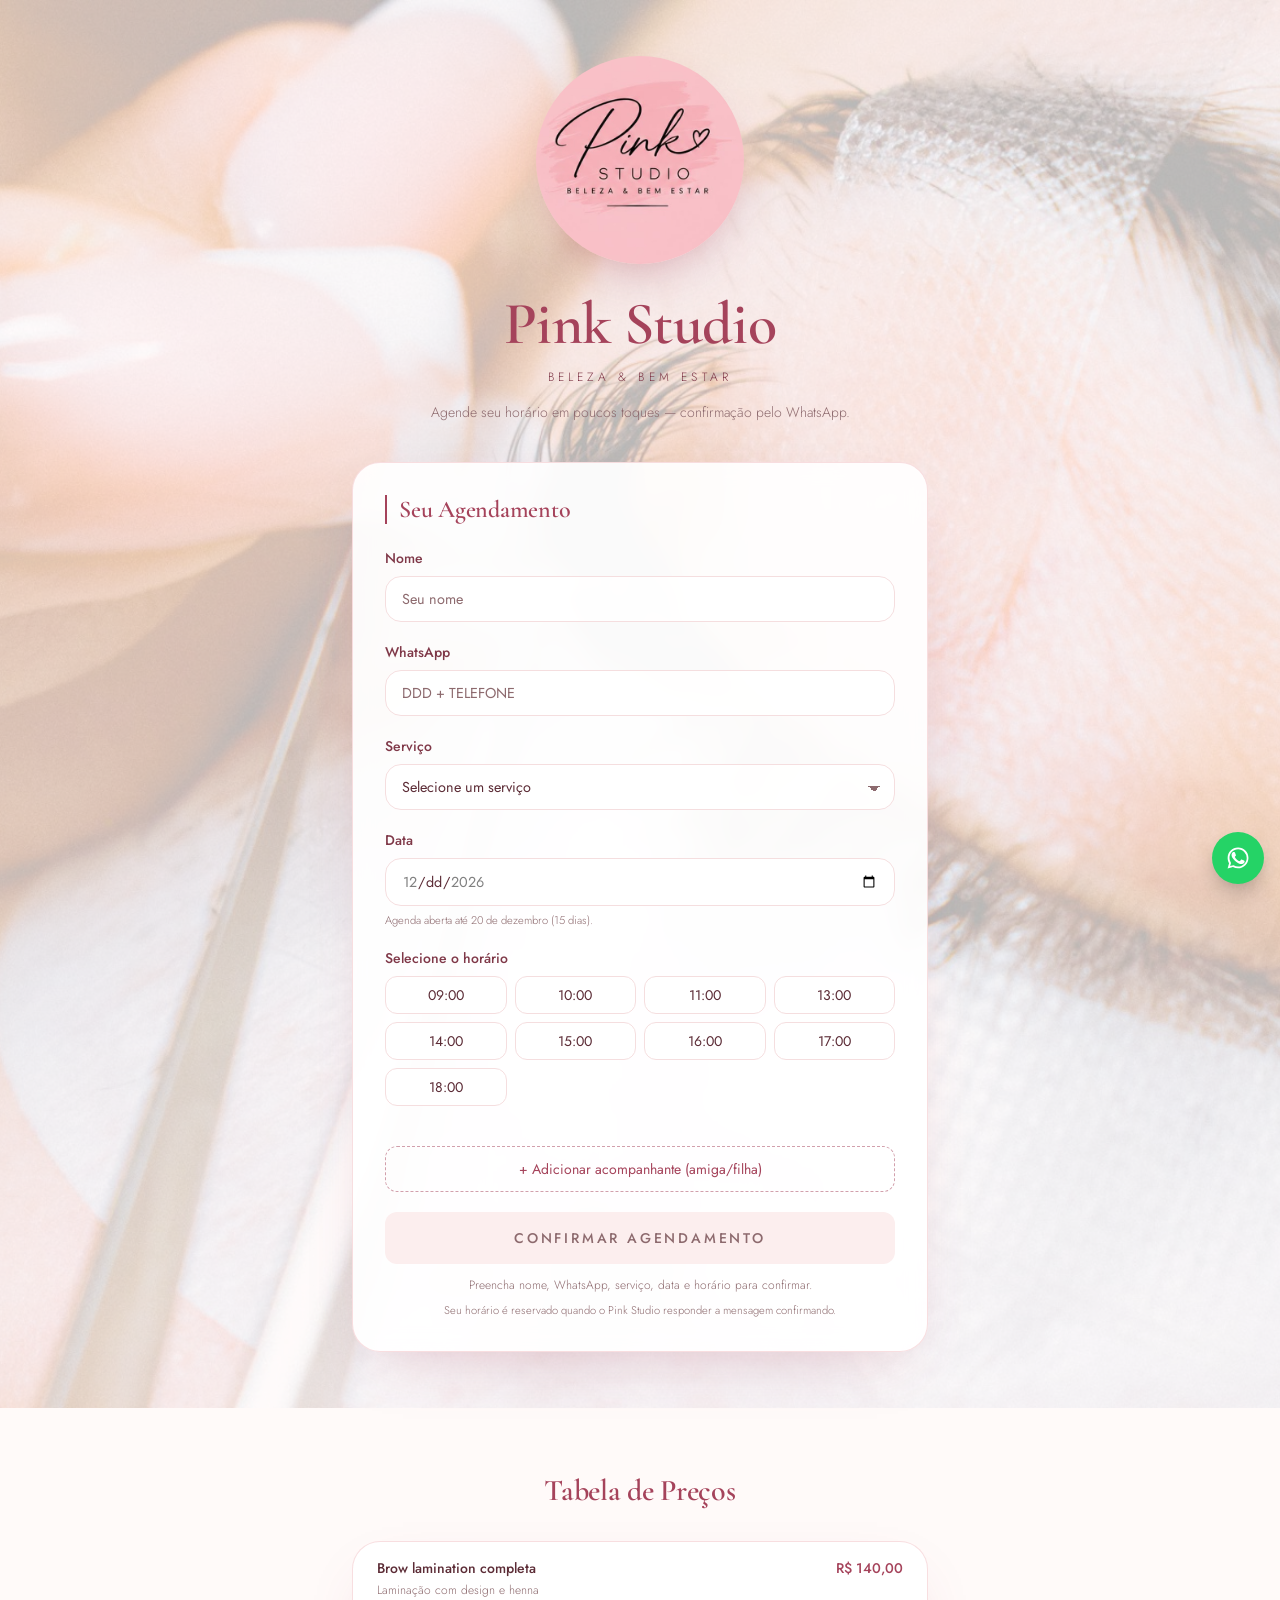
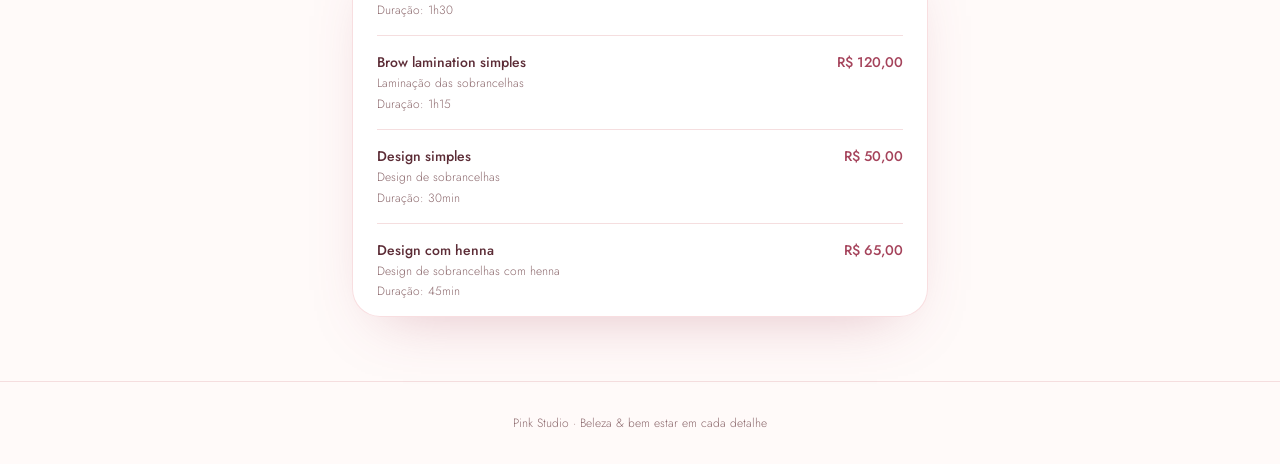
<file: index.html>
<!doctype html>
<html lang="pt-BR">
  <head>
    <meta charset="utf-8" />
    <meta name="viewport" content="width=device-width, initial-scale=1" />
    <title>Pink Studio — Agendamento Online</title>
    <meta
      name="description"
      content="Agende seu horário no Pink Studio: brow lamination, design de sobrancelhas e design com henna. Beleza & bem estar em cada detalhe."
    />
    <meta name="theme-color" content="#fff7f6" />
    <meta property="og:type" content="website" />
    <meta property="og:title" content="Pink Studio — Agendamento Online" />
    <meta
      property="og:description"
      content="Agende seu horário no Pink Studio em poucos toques — confirmação pelo WhatsApp."
    />
    <meta property="og:image" content="assets/hero-brows.jpg" />
    <meta name="twitter:card" content="summary_large_image" />
    <link rel="icon" type="image/png" href="assets/favicon.png" />
    <link rel="preconnect" href="https://fonts.googleapis.com" />
    <link rel="preconnect" href="https://fonts.gstatic.com" crossorigin />
    <link
      rel="stylesheet"
      href="https://fonts.googleapis.com/css2?family=Cormorant+Garamond:wght@500;600;700&family=Jost:wght@300;400;500;600&display=swap"
    />
    <link rel="stylesheet" href="styles.css" />
  </head>
  <body>
    <main>
      <!-- Hero + formulário -->
      <section class="hero">
        <img class="hero-bg" src="assets/hero-brows.jpg" alt="" width="1920" height="1280" />
        <div class="hero-veil"></div>

        <div class="hero-head">
          <img
            id="logo"
            class="logo"
            src="assets/logo.jpg"
            alt="Logotipo Pink Studio"
            width="220"
            height="220"
            onerror="this.replaceWith(document.getElementById('logo-fallback').content.cloneNode(true))"
          />
          <template id="logo-fallback">
            <div class="logo logo-mark" aria-label="Pink Studio"><span>PS</span></div>
          </template>
          <h1>Pink Studio</h1>
          <p class="tagline">Beleza &amp; bem estar</p>
          <p class="lede">Agende seu horário em poucos toques — confirmação pelo WhatsApp.</p>
        </div>

        <form class="card form-card" id="booking-form" novalidate>
          <h2 class="card-title">Seu Agendamento</h2>

          <div class="fields">
            <label class="field">
              <span class="field-label">Nome</span>
              <input id="name" class="input" type="text" placeholder="Seu nome" autocomplete="name" />
            </label>

            <label class="field">
              <span class="field-label">WhatsApp</span>
              <input
                id="phone"
                class="input"
                type="tel"
                inputmode="tel"
                placeholder="DDD + TELEFONE"
                autocomplete="tel"
              />
            </label>

            <label class="field">
              <span class="field-label">Serviço</span>
              <select id="service" class="input"></select>
            </label>

            <label class="field">
              <span class="field-label">Data</span>
              <input id="date" class="input" type="date" />
              <span class="ajuda" id="janela-datas"></span>
            </label>

            <div class="field">
              <span class="field-label">Selecione o horário</span>
              <div class="times" id="times" role="group" aria-label="Horários disponíveis"></div>
            </div>

            <div id="guests"></div>

            <button type="button" class="btn-dashed" id="add-guest">
              + Adicionar acompanhante (amiga/filha)
            </button>

            <a id="submit" class="btn-primary btn-block" href="#" target="_blank" rel="noreferrer" aria-disabled="true">
              Confirmar agendamento
            </a>
            <p class="hint" id="hint">Preencha nome, WhatsApp, serviço, data e horário para confirmar.</p>
            <p class="nota">
              Seu horário é reservado quando o Pink Studio responder a mensagem confirmando.
            </p>
          </div>
        </form>
      </section>

      <!-- Tabela de preços -->
      <section class="section">
        <div class="wrap">
          <h2 class="section-title">Tabela de Preços</h2>
          <ul class="card price-list" id="price-list"></ul>
        </div>
      </section>

      <footer class="footer">
        Pink Studio · Beleza & bem estar em cada detalhe
      </footer>
    </main>

    <a class="wa-float" id="wa-float" href="#" target="_blank" rel="noreferrer" aria-label="Falar no WhatsApp">
      <svg viewBox="0 0 24 24" width="26" height="26" aria-hidden="true" fill="currentColor">
        <path d="M17.47 14.38c-.3-.15-1.75-.86-2.02-.96-.27-.1-.47-.15-.67.15-.2.3-.77.96-.94 1.16-.17.2-.35.22-.64.08-.3-.15-1.25-.46-2.38-1.47-.88-.78-1.48-1.75-1.65-2.05-.17-.3-.02-.46.13-.6.13-.13.3-.35.45-.52.15-.17.2-.3.3-.5.1-.2.05-.37-.02-.52-.08-.15-.67-1.6-.92-2.2-.24-.58-.49-.5-.67-.51h-.57c-.2 0-.52.07-.79.37-.27.3-1.04 1.01-1.04 2.470 0 1.45 1.06 2.86 1.21 3.06.15.2 2.1 3.2 5.08 4.49.71.3 1.26.49 1.69.63.71.22 1.36.19 1.87.12.57-.09 1.75-.72 2-1.41.25-.69.25-1.28.17-1.41-.07-.13-.27-.2-.57-.35z"/>
        <path d="M12.04 2.4c-5.3 0-9.6 4.3-9.6 9.6 0 1.7.45 3.35 1.3 4.8L2.4 21.6l4.95-1.3a9.56 9.56 0 0 0 4.69 1.2h.01c5.3 0 9.6-4.3 9.6-9.6s-4.3-9.5-9.61-9.5zm0 17.5h-.01a7.94 7.94 0 0 1-4.05-1.11l-.29-.17-2.94.77.78-2.87-.19-.3a7.93 7.93 0 0 1-1.22-4.23c0-4.39 3.57-7.96 7.97-7.96 2.13 0 4.13.83 5.63 2.34a7.9 7.9 0 0 1 2.33 5.63c0 4.4-3.57 7.9-8.01 7.9z"/>
      </svg>
    </a>

    <script src="config.js"></script>
    <script src="db.js"></script>
    <script src="app.js"></script>
  </body>
</html>
</file>
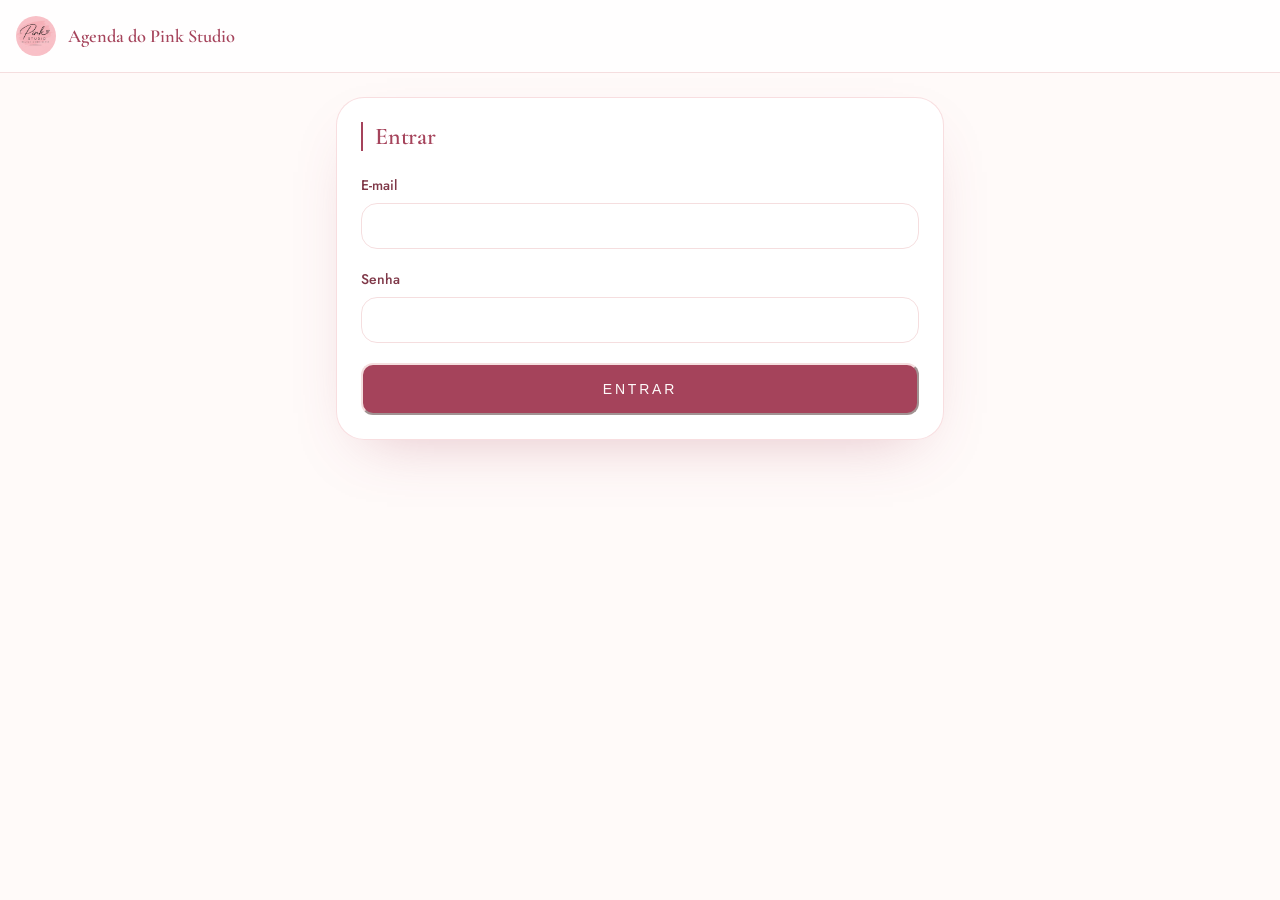
<file: admin.html>
<!doctype html>
<html lang="pt-BR">
  <head>
    <meta charset="utf-8" />
    <meta name="viewport" content="width=device-width, initial-scale=1" />
    <title>Agenda — Pink Studio</title>
    <meta name="robots" content="noindex, nofollow" />
    <link rel="icon" type="image/png" href="assets/favicon.png" />

    <!-- Instalável como app: Android (Chrome) e iPhone (Safari) -->
    <link rel="manifest" href="manifest-admin.json" />
    <meta name="theme-color" content="#fdf4f2" />
    <link rel="apple-touch-icon" href="assets/apple-touch-icon.png" />
    <meta name="apple-mobile-web-app-capable" content="yes" />
    <meta name="mobile-web-app-capable" content="yes" />
    <meta name="apple-mobile-web-app-status-bar-style" content="default" />
    <meta name="apple-mobile-web-app-title" content="Agenda" />
    <link rel="preconnect" href="https://fonts.googleapis.com" />
    <link rel="preconnect" href="https://fonts.gstatic.com" crossorigin />
    <link
      rel="stylesheet"
      href="https://fonts.googleapis.com/css2?family=Cormorant+Garamond:wght@500;600;700&family=Jost:wght@300;400;500;600&display=swap"
    />
    <link rel="stylesheet" href="styles.css" />
    <link rel="stylesheet" href="admin.css" />
  </head>
  <body class="admin-body">
    <header class="admin-top">
      <button type="button" id="menu-abrir" class="hamburguer" aria-label="Abrir menu" hidden>
        <span></span><span></span><span></span>
      </button>

      <div class="admin-brand">
        <img src="assets/logo.jpg" alt="" width="40" height="40" />
        <div>
          <strong id="titulo-pagina">Agenda do Pink Studio</strong>
          <span id="quem"></span>
        </div>
      </div>

      <button type="button" class="sino" id="sino" hidden title="Pedidos esperando resposta">
        <span id="sino-conta">0</span>
      </button>
    </header>

    <!-- Menu lateral -->
    <div class="menu-fundo" id="menu-fundo" hidden></div>
    <nav class="menu" id="menu" aria-label="Páginas" hidden>
      <div class="menu-cabeca">
        <img src="assets/logo.jpg" alt="" width="52" height="52" />
        <div>
          <strong>Pink Studio</strong>
          <span id="menu-quem"></span>
        </div>
      </div>

      <ul class="menu-lista">
        <li>
          <button type="button" class="menu-item" data-ir="mes">
            <span class="menu-icone" aria-hidden="true">🗓️</span>
            <span class="menu-texto">Mês</span>
            <span class="menu-badge" data-badge="mes" hidden></span>
          </button>
        </li>
        <li>
          <button type="button" class="menu-item" data-ir="dia">
            <span class="menu-icone" aria-hidden="true">📋</span>
            <span class="menu-texto">Dia</span>
            <span class="menu-badge" data-badge="dia" hidden></span>
          </button>
        </li>
        <li>
          <button type="button" class="menu-item" data-ir="horarios">
            <span class="menu-icone" aria-hidden="true">⏰</span>
            <span class="menu-texto">Horário de atendimento</span>
          </button>
        </li>
        <li>
          <button type="button" class="menu-item" data-ir="servicos">
            <span class="menu-icone" aria-hidden="true">💅</span>
            <span class="menu-texto">Serviços e preços</span>
          </button>
        </li>
        <li>
          <button type="button" class="menu-item" data-ir="avisos">
            <span class="menu-icone" aria-hidden="true">🔔</span>
            <span class="menu-texto">Avisos no celular</span>
          </button>
        </li>
      </ul>

      <button type="button" id="sair" class="menu-sair">Sair</button>
    </nav>

    <main class="admin-main">
      <!-- Aviso quando o Supabase ainda não foi configurado -->
      <section id="tela-desligado" class="card admin-card" hidden>
        <h2 class="card-title">Agenda ainda não conectada</h2>
        <p class="admin-p">
          O banco de dados não está configurado. Preencha <code>supabase.url</code> e
          <code>supabase.anonKey</code> no arquivo <code>config.js</code> e publique de novo.
        </p>
      </section>

      <!-- Login -->
      <section id="tela-login" class="card admin-card" hidden>
        <h2 class="card-title">Entrar</h2>
        <form id="form-login" class="fields" style="margin-top: 1.5rem">
          <label class="field">
            <span class="field-label">E-mail</span>
            <input id="email" class="input" type="email" autocomplete="username" required />
          </label>
          <label class="field">
            <span class="field-label">Senha</span>
            <input
              id="senha"
              class="input"
              type="password"
              autocomplete="current-password"
              required
            />
          </label>
          <button type="submit" class="btn-primary btn-block" id="btn-entrar">Entrar</button>
          <p class="admin-erro" id="erro-login" hidden></p>
        </form>
      </section>

      <!-- Agenda -->
      <section id="tela-agenda" hidden>
        <!-- Página: mês -->
        <div class="pagina" data-pagina="mes" hidden>
          <div class="card admin-card">
            <div class="admin-card-head">
              <h2 class="card-title" id="mes-titulo">Mês</h2>
              <div class="admin-nav-dia">
                <button type="button" class="btn-ghost" id="mes-anterior" aria-label="Mês anterior">
                  ‹
                </button>
                <button type="button" class="btn-ghost" id="mes-hoje">Hoje</button>
                <button type="button" class="btn-ghost" id="mes-seguinte" aria-label="Próximo mês">
                  ›
                </button>
              </div>
            </div>

            <div class="cal-semana" aria-hidden="true">
              <span>D</span><span>S</span><span>T</span><span>Q</span><span>Q</span><span>S</span
              ><span>S</span>
            </div>
            <div class="cal-grade" id="cal-grade"></div>

            <div class="cal-legenda">
              <span><i class="ponto ponto-confirmado"></i> confirmado</span>
              <span><i class="ponto ponto-pendente"></i> esperando resposta</span>
              <span><i class="ponto ponto-fechado"></i> fechado</span>
            </div>
          </div>
        </div>

        <!-- Página: dia -->
        <div class="pagina" data-pagina="dia" hidden>
          <div class="card admin-card">
            <div class="admin-card-head">
              <h2 class="card-title">Dia</h2>
              <div class="admin-nav-dia">
                <button type="button" class="btn-ghost" id="dia-anterior" aria-label="Dia anterior">
                  ‹
                </button>
                <input id="dia" class="input admin-dia" type="date" />
                <button type="button" class="btn-ghost" id="dia-seguinte" aria-label="Próximo dia">
                  ›
                </button>
              </div>
            </div>
            <p class="admin-p" id="resumo-dia"></p>
            <ul class="admin-slots" id="slots"></ul>
          </div>
        </div>

        <!-- Página: horário de atendimento -->
        <div class="pagina" data-pagina="horarios" hidden>
          <div class="card admin-card">
            <h2 class="card-title">Horário de atendimento</h2>
            <p class="admin-p">
              O horário normal de cada dia da semana. O <strong>último horário</strong> é o mais
              tarde que você aceita começar um atendimento — se ele passar do fim, tudo bem.
            </p>
            <ul class="admin-servicos" id="expediente"></ul>

            <div class="admin-card-head" style="margin-top: 1.5rem">
              <h3 class="card-title">Dias diferentes do normal</h3>
              <button type="button" class="btn-ghost" id="excecao-nova">+ Novo dia</button>
            </div>
            <p class="admin-p">
              Um feriado, ou um dia de ficar até mais tarde. O que estiver aqui vale mais que o
              horário da semana.
            </p>
            <ul class="admin-servicos" id="excecoes"></ul>
          </div>
        </div>

        <!-- Página: serviços -->
        <div class="pagina" data-pagina="servicos" hidden>
          <div class="card admin-card">
            <div class="admin-card-head">
              <h2 class="card-title">Serviços e preços</h2>
              <button type="button" class="btn-ghost" id="servico-novo">+ Novo serviço</button>
            </div>
            <p class="admin-p">
              A duração define de quanto em quanto tempo a agenda libera o próximo horário, somada à
              folga entre atendimentos.
            </p>
            <ul class="admin-servicos" id="servicos"></ul>
          </div>
        </div>

        <!-- Página: avisos -->
        <div class="pagina" data-pagina="avisos" hidden>
          <div class="card admin-card" id="cartao-push">
            <h2 class="card-title">Avisos no celular</h2>
            <p class="admin-p" id="push-estado"></p>
            <div class="slot-acoes">
              <button type="button" class="btn-ghost" id="push-ligar">Ativar avisos</button>
              <button type="button" class="btn-ghost" id="push-desligar" hidden>Desativar</button>
            </div>
          </div>
        </div>

        <!-- Próximos atendimentos: acompanha as páginas de data -->
        <div class="card admin-card" id="cartao-proximos">
          <h2 class="card-title">Próximos atendimentos</h2>
          <ul class="admin-proximos" id="proximos"></ul>
        </div>
      </section>
    </main>

    <script src="config.js"></script>
    <script src="db.js"></script>
    <script src="admin.js"></script>
    <script>
      // Registra o service worker (o que torna o painel instalável).
      if ("serviceWorker" in navigator) {
        window.addEventListener("load", function () {
          navigator.serviceWorker.register("sw.js").catch(function (e) {
            console.warn("Service worker não registrado:", e);
          });
        });
      }
    </script>
  </body>
</html>
</file>
<file: styles.css>
/* Pink Studio — design system (convertido do projeto original) */

:root {
  --radius: 1rem;
  --rose: oklch(0.86 0.055 12);
  --rose-deep: oklch(0.52 0.13 8);
  --gold: oklch(0.75 0.09 78);
  --background: oklch(0.99 0.008 20);
  --foreground: oklch(0.36 0.07 8);
  --card: oklch(1 0 0);
  --primary: oklch(0.52 0.13 8);
  --primary-foreground: oklch(0.99 0.005 20);
  --secondary: oklch(0.96 0.02 15);
  --secondary-foreground: oklch(0.44 0.1 8);
  --muted: oklch(0.96 0.015 15);
  --muted-foreground: oklch(0.56 0.045 10);
  --accent: oklch(0.93 0.04 12);
  --border: oklch(0.92 0.025 14);
  --input: oklch(0.92 0.025 14);
  --ring: oklch(0.75 0.08 10);

  --font-display: "Cormorant Garamond", Georgia, serif;
  --font-sans: "Jost", "Segoe UI", system-ui, sans-serif;
}

*,
*::before,
*::after {
  box-sizing: border-box;
  border-color: var(--border);
}

html {
  scroll-behavior: smooth;
}

body {
  margin: 0;
  background-color: var(--background);
  color: var(--foreground);
  font-family: var(--font-sans);
  font-weight: 300;
  -webkit-font-smoothing: antialiased;
}

h1,
h2,
h3 {
  font-family: var(--font-display);
  font-weight: 600;
  letter-spacing: -0.01em;
  margin: 0;
}

img {
  max-width: 100%;
}

/* ---------- hero ---------- */

.hero {
  position: relative;
  isolation: isolate;
  min-height: 100vh;
  padding: 3.5rem 1rem;
}

.hero-bg {
  position: absolute;
  inset: 0;
  z-index: -2;
  height: 100%;
  width: 100%;
  object-fit: cover;
}

.hero-veil {
  position: absolute;
  inset: 0;
  z-index: -1;
  background-color: color-mix(in oklab, var(--background) 70%, transparent);
}

.hero-head {
  margin: 0 auto;
  max-width: 36rem;
  text-align: center;
}

.logo {
  display: block;
  margin: 0 auto;
  width: 10rem;
  height: 10rem;
  object-fit: cover;
  border-radius: 9999px;
  box-shadow: 0 20px 50px -20px color-mix(in oklab, var(--rose-deep) 45%, transparent);
}

.logo-mark {
  display: grid;
  place-items: center;
  background: linear-gradient(140deg, var(--rose), color-mix(in oklab, var(--gold) 60%, white));
  color: var(--primary-foreground);
  font-family: var(--font-display);
  font-size: 3rem;
  letter-spacing: 0.05em;
}

.hero-head h1 {
  margin-top: 1.5rem;
  font-size: 3rem;
  color: var(--primary);
}

.tagline {
  margin: 0.5rem 0 0;
  font-size: 0.75rem;
  text-transform: uppercase;
  letter-spacing: 0.35em;
  color: var(--secondary-foreground);
}

.lede {
  margin: 1rem 0 0;
  font-size: 0.875rem;
  color: var(--muted-foreground);
}

/* ---------- cards ---------- */

.card {
  background-color: color-mix(in oklab, var(--card) 92%, transparent);
  border: 1px solid color-mix(in oklab, var(--rose) 55%, transparent);
  box-shadow: 0 24px 60px -30px color-mix(in oklab, var(--rose-deep) 35%, transparent);
  backdrop-filter: blur(10px);
  border-radius: calc(var(--radius) + 12px);
}

.form-card {
  margin: 2.5rem auto 0;
  max-width: 36rem;
  padding: 1.5rem;
}

.card-title {
  border-left: 2px solid var(--primary);
  padding-left: 0.75rem;
  font-size: 1.5rem;
  color: var(--primary);
}

.fields {
  margin-top: 1.5rem;
  display: flex;
  flex-direction: column;
  gap: 1.25rem;
}

.field {
  display: block;
}

.field-label {
  display: block;
  margin-bottom: 0.5rem;
  font-size: 0.875rem;
  font-weight: 500;
  color: var(--secondary-foreground);
}

.input {
  width: 100%;
  border-radius: var(--radius);
  border: 1px solid var(--input);
  background-color: color-mix(in oklab, var(--card) 85%, transparent);
  padding: 0.75rem 1rem;
  font-size: 0.9rem;
  font-family: inherit;
  color: var(--foreground);
}

.input::placeholder {
  color: var(--muted-foreground);
}

.input:focus {
  outline: 2px solid color-mix(in oklab, var(--ring) 70%, transparent);
  outline-offset: 1px;
}

select.input {
  appearance: none;
  background-image: linear-gradient(45deg, transparent 50%, var(--muted-foreground) 50%),
    linear-gradient(135deg, var(--muted-foreground) 50%, transparent 50%);
  background-position: calc(100% - 20px) 55%, calc(100% - 14px) 55%;
  background-size: 6px 6px, 6px 6px;
  background-repeat: no-repeat;
  padding-right: 2.5rem;
}

/* ---------- horários ---------- */

.times {
  display: grid;
  grid-template-columns: repeat(3, minmax(0, 1fr));
  gap: 0.5rem;
}

.sem-horario {
  grid-column: 1 / -1;
  margin: 0;
  border: 1px dashed var(--border);
  border-radius: calc(var(--radius) - 4px);
  padding: 0.9rem;
  text-align: center;
  font-size: 0.8rem;
  color: var(--muted-foreground);
}

.time {
  border-radius: calc(var(--radius) - 4px);
  border: 1px solid var(--border);
  background-color: var(--card);
  color: var(--foreground);
  padding: 0.5rem 0.75rem;
  font-size: 0.875rem;
  font-family: inherit;
  cursor: pointer;
  transition: background-color 0.15s ease, color 0.15s ease;
}

.time:hover {
  background-color: var(--accent);
}

.time.is-taken,
.time:disabled {
  border-style: dashed;
  background-color: transparent;
  color: var(--muted-foreground);
  text-decoration: line-through;
  cursor: not-allowed;
}

.time.is-taken:hover {
  background-color: transparent;
}

.times.is-loading {
  opacity: 0.55;
  pointer-events: none;
}

.time.is-active {
  border-color: var(--primary);
  background-color: var(--primary);
  color: var(--primary-foreground);
}

/* ---------- acompanhantes ---------- */

.guest {
  display: flex;
  flex-direction: column;
  gap: 1rem;
  border-radius: calc(var(--radius) + 4px);
  border: 1px solid var(--border);
  background-color: color-mix(in oklab, var(--secondary) 60%, transparent);
  padding: 1rem;
  margin-bottom: 1.25rem;
}

.guest-head {
  display: flex;
  align-items: center;
  justify-content: space-between;
}

.guest-title {
  font-size: 0.875rem;
  font-weight: 500;
  color: var(--secondary-foreground);
}

.guest-remove {
  border: 0;
  background: none;
  padding: 0;
  font-family: inherit;
  font-size: 0.75rem;
  text-transform: uppercase;
  letter-spacing: 0.1em;
  color: var(--muted-foreground);
  cursor: pointer;
}

.guest-remove:hover {
  color: var(--primary);
}

/* ---------- botões ---------- */

.btn-dashed {
  width: 100%;
  border-radius: calc(var(--radius) - 4px);
  border: 1px dashed color-mix(in oklab, var(--primary) 50%, transparent);
  background: none;
  padding: 0.75rem 1rem;
  font-family: inherit;
  font-size: 0.875rem;
  color: var(--primary);
  cursor: pointer;
  transition: background-color 0.15s ease;
}

.btn-dashed:hover {
  background-color: var(--accent);
}

.btn-primary {
  display: inline-block;
  border-radius: calc(var(--radius) - 4px);
  background-color: var(--primary);
  color: var(--primary-foreground);
  padding: 0.85rem 1.5rem;
  font-size: 0.875rem;
  font-weight: 500;
  text-transform: uppercase;
  letter-spacing: 0.2em;
  text-align: center;
  text-decoration: none;
  transition: opacity 0.15s ease;
}

.btn-primary:hover {
  opacity: 0.9;
}

.btn-block {
  display: block;
  padding: 1rem;
}

.btn-primary.is-disabled {
  background-color: var(--muted);
  color: var(--muted-foreground);
  cursor: not-allowed;
}

.ajuda {
  display: block;
  margin-top: 0.4rem;
  font-size: 0.7rem;
  color: var(--muted-foreground);
}

.hint {
  margin: -0.5rem 0 0;
  text-align: center;
  font-size: 0.75rem;
  color: var(--muted-foreground);
}

.nota {
  margin: -0.75rem 0 0;
  text-align: center;
  font-size: 0.7rem;
  line-height: 1.5;
  color: var(--muted-foreground);
}

.shake {
  animation: shake 0.4s ease;
}

@keyframes shake {
  25% {
    transform: translateX(-4px);
  }
  50% {
    transform: translateX(4px);
  }
  75% {
    transform: translateX(-2px);
  }
}

/* ---------- seções ---------- */

.section {
  padding: 4rem 1rem;
}

.wrap {
  margin: 0 auto;
  max-width: 36rem;
}

.section-title {
  font-size: 1.875rem;
  text-align: center;
  color: var(--primary);
}

.price-list {
  margin: 2rem auto 0;
  max-width: 36rem;
  list-style: none;
  padding: 0 1.5rem;
}

.price-list li {
  display: flex;
  align-items: flex-start;
  justify-content: space-between;
  gap: 1rem;
  padding: 1rem 0;
  font-size: 0.875rem;
}

.price-nome {
  display: flex;
  flex-direction: column;
  gap: 0.15rem;
}

.price-titulo {
  font-weight: 500;
}

.price-desc {
  font-size: 0.75rem;
  color: var(--muted-foreground);
}

.price-valores {
  display: flex;
  flex-direction: column;
  align-items: flex-end;
  gap: 0.1rem;
  white-space: nowrap;
}

.price-antigo {
  font-size: 0.75rem;
  color: var(--muted-foreground);
  text-decoration: line-through;
}

.price-list li + li {
  border-top: 1px solid var(--border);
}

.price {
  font-weight: 500;
  color: var(--primary);
}

.footer {
  border-top: 1px solid var(--border);
  padding: 2rem 1rem;
  text-align: center;
  font-size: 0.75rem;
  color: var(--muted-foreground);
}

/* ---------- botão flutuante do WhatsApp ---------- */

.wa-float {
  position: fixed;
  right: 1rem;
  bottom: 1rem;
  z-index: 50;
  display: grid;
  place-items: center;
  width: 3.25rem;
  height: 3.25rem;
  border-radius: 9999px;
  background-color: #25d366;
  color: #fff;
  box-shadow: 0 10px 25px -8px rgb(0 0 0 / 0.4);
  transition: transform 0.15s ease;
}

.wa-float:hover {
  transform: scale(1.06);
}

/* ---------- telas maiores ---------- */

@media (min-width: 640px) {
  .hero-head h1 {
    font-size: 3.75rem;
  }
  .logo {
    width: 13rem;
    height: 13rem;
  }
  .form-card {
    padding: 2rem;
  }
  .times {
    grid-template-columns: repeat(4, minmax(0, 1fr));
  }
}
</file>
<file: admin.css>
/* Painel da agenda — complementa styles.css */

/* Um elemento com o atributo hidden fica escondido, mesmo que alguma classe
   abaixo defina display. Sem isto, .pagina { display: flex } venceria o
   hidden e duas páginas apareceriam ao mesmo tempo. */
[hidden] {
  display: none !important;
}

.admin-body {
  background-color: var(--background);
  min-height: 100vh;
}

.admin-top {
  display: flex;
  align-items: center;
  justify-content: space-between;
  gap: 0.75rem;
  padding: 1rem;
  border-bottom: 1px solid var(--border);
  background-color: color-mix(in oklab, var(--card) 80%, transparent);
  position: sticky;
  top: 0;
  z-index: 10;
  backdrop-filter: blur(8px);
}

.admin-brand {
  display: flex;
  align-items: center;
  gap: 0.75rem;
  flex: 1;
  min-width: 0;
}

.admin-brand strong {
  white-space: nowrap;
  overflow: hidden;
  text-overflow: ellipsis;
}

.admin-brand img {
  border-radius: 9999px;
  object-fit: cover;
}

.admin-brand strong {
  display: block;
  font-family: var(--font-display);
  font-size: 1.15rem;
  font-weight: 600;
  color: var(--primary);
}

.admin-brand span {
  display: block;
  font-size: 0.75rem;
  color: var(--muted-foreground);
}

.admin-main {
  margin: 0 auto;
  max-width: 40rem;
  padding: 1.5rem 1rem 4rem;
  display: flex;
  flex-direction: column;
  gap: 1.5rem;
}

.admin-card {
  padding: 1.5rem;
}

.admin-card-head {
  display: flex;
  align-items: center;
  justify-content: space-between;
  gap: 1rem;
  flex-wrap: wrap;
}

.admin-nav-dia {
  display: flex;
  align-items: center;
  gap: 0.5rem;
}

.admin-dia {
  width: auto;
  padding: 0.5rem 0.75rem;
}

.admin-p {
  margin: 1rem 0 0;
  font-size: 0.875rem;
  color: var(--muted-foreground);
}

.admin-erro {
  margin: 0;
  font-size: 0.8rem;
  color: oklch(0.55 0.2 27);
}

.btn-ghost {
  border: 1px solid var(--border);
  border-radius: calc(var(--radius) - 6px);
  background-color: transparent;
  color: var(--foreground);
  padding: 0.4rem 0.75rem;
  font-family: inherit;
  font-size: 0.8rem;
  cursor: pointer;
  transition: background-color 0.15s ease;
}

.btn-whats {
  border-color: color-mix(in oklab, #25d366 55%, transparent);
  color: #128c3e;
  text-decoration: none;
}

.btn-whats:hover {
  background-color: color-mix(in oklab, #25d366 14%, transparent);
}

.btn-ghost:hover {
  background-color: var(--accent);
}

/* ---------- lista de horários do dia ---------- */

.admin-slots,
.admin-proximos {
  list-style: none;
  margin: 1.25rem 0 0;
  padding: 0;
  display: flex;
  flex-direction: column;
  gap: 0.5rem;
}

.slot {
  display: flex;
  align-items: flex-start;
  gap: 0.75rem;
  border: 1px solid var(--border);
  border-radius: calc(var(--radius) - 2px);
  padding: 0.75rem;
}

.slot-hora {
  font-variant-numeric: tabular-nums;
  font-weight: 500;
  color: var(--primary);
  min-width: 3.2rem;
}

.slot-corpo {
  flex: 1;
  min-width: 0;
}

.slot-nome {
  font-size: 0.9rem;
  font-weight: 500;
}

.slot-detalhe {
  margin: 0.15rem 0 0;
  font-size: 0.8rem;
  color: var(--muted-foreground);
  word-break: break-word;
}

.slot-acoes {
  display: flex;
  flex-wrap: wrap;
  gap: 0.35rem;
  margin-top: 0.6rem;
}

.slot-livre {
  border-style: dashed;
  opacity: 0.75;
}

.slot-livre .slot-nome {
  color: var(--muted-foreground);
  font-weight: 400;
}

.slot-pendente {
  border-color: color-mix(in oklab, var(--gold) 65%, transparent);
  background-color: color-mix(in oklab, var(--gold) 12%, transparent);
}

.pedido + .pedido {
  margin-top: 0.75rem;
  padding-top: 0.75rem;
  border-top: 1px dashed var(--border);
}

.slot-aviso {
  margin: 0.5rem 0 0.6rem;
  font-size: 0.75rem;
  text-transform: uppercase;
  letter-spacing: 0.08em;
  color: var(--secondary-foreground);
}

.slot-bloqueio {
  background-color: color-mix(in oklab, var(--muted) 60%, transparent);
}

.slot-agendado {
  border-color: color-mix(in oklab, var(--rose) 70%, transparent);
  background-color: color-mix(in oklab, var(--secondary) 45%, transparent);
}

.etiqueta {
  display: inline-block;
  border-radius: 9999px;
  padding: 0.1rem 0.5rem;
  font-size: 0.65rem;
  text-transform: uppercase;
  letter-spacing: 0.1em;
  vertical-align: middle;
  margin-left: 0.4rem;
}

.etiqueta-pendente {
  background-color: color-mix(in oklab, var(--gold) 35%, transparent);
  color: var(--foreground);
}

.etiqueta-confirmado {
  background-color: var(--primary);
  color: var(--primary-foreground);
}

.admin-proximos li {
  border-bottom: 1px solid var(--border);
  padding-bottom: 0.75rem;
  font-size: 0.85rem;
  line-height: 1.5;
}

.admin-proximos .slot-acoes {
  margin-top: 0.5rem;
}

.admin-proximos li:last-child {
  border-bottom: 0;
}

.admin-proximos .quando {
  font-weight: 500;
  color: var(--primary);
  font-variant-numeric: tabular-nums;
}

.carregando {
  font-size: 0.85rem;
  color: var(--muted-foreground);
}

/* ---------- serviços e preços ---------- */

.admin-servicos {
  list-style: none;
  margin: 1.25rem 0 0;
  padding: 0;
  display: flex;
  flex-direction: column;
  gap: 0.5rem;
}

.servico {
  border: 1px solid var(--border);
  border-radius: calc(var(--radius) - 2px);
  overflow: hidden;
}

.servico-inativo {
  opacity: 0.7;
  border-style: dashed;
}

.servico-cabeca {
  display: flex;
  align-items: center;
  justify-content: space-between;
  gap: 0.75rem;
  padding: 0.75rem;
  cursor: pointer;
}

.servico-cabeca:hover {
  background-color: var(--accent);
}

.servico-nome {
  font-size: 0.9rem;
  font-weight: 500;
}

.servico-resumo {
  font-size: 0.8rem;
  color: var(--muted-foreground);
  font-variant-numeric: tabular-nums;
  white-space: nowrap;
}

.servico-form {
  display: none;
  flex-direction: column;
  gap: 0.75rem;
  padding: 0 0.75rem 0.75rem;
  border-top: 1px solid var(--border);
}

.servico.aberto .servico-form {
  display: flex;
  padding-top: 0.75rem;
}

.servico-campo {
  display: block;
}

.servico-rotulo {
  display: block;
  margin-bottom: 0.3rem;
  font-size: 0.75rem;
  color: var(--secondary-foreground);
}

.servico-form .input {
  padding: 0.5rem 0.75rem;
  font-size: 0.85rem;
}

.servico-novo {
  border-color: color-mix(in oklab, var(--primary) 55%, transparent);
  background-color: color-mix(in oklab, var(--secondary) 40%, transparent);
}

.campo-caixa {
  display: flex;
  align-items: center;
  gap: 0.5rem;
}

.campo-caixa input[type="checkbox"] {
  width: 1.05rem;
  height: 1.05rem;
  accent-color: var(--primary);
}

.servico-rotulo-lado {
  font-size: 0.85rem;
  color: var(--secondary-foreground);
}

/* ---------- menu lateral ---------- */

.hamburguer {
  display: grid;
  gap: 4px;
  padding: 0.55rem;
  border: 1px solid var(--border);
  border-radius: calc(var(--radius) - 6px);
  background-color: transparent;
  cursor: pointer;
  transition: background-color 0.15s ease;
}

.hamburguer:hover {
  background-color: var(--accent);
}

.hamburguer span {
  display: block;
  width: 18px;
  height: 2px;
  border-radius: 2px;
  background-color: var(--primary);
}

.sino {
  position: relative;
  border: 0;
  background: none;
  cursor: pointer;
  font-size: 1.35rem;
  line-height: 1;
  padding: 0.25rem;
}

.sino::before {
  content: "🔔";
}

.sino span {
  position: absolute;
  top: -2px;
  right: -4px;
  min-width: 1.15rem;
  padding: 0 0.25rem;
  border-radius: 9999px;
  background-color: var(--primary);
  color: var(--primary-foreground);
  font-family: var(--font-sans);
  font-size: 0.65rem;
  font-weight: 500;
  line-height: 1.15rem;
  text-align: center;
}

.menu-fundo {
  position: fixed;
  inset: 0;
  z-index: 40;
  background-color: oklch(0.2 0.05 10 / 0.35);
  opacity: 0;
  transition: opacity 0.2s ease;
}

.menu-fundo.aberto {
  opacity: 1;
}

.menu {
  position: fixed;
  top: 0;
  left: 0;
  bottom: 0;
  z-index: 41;
  width: min(19rem, 84vw);
  display: flex;
  flex-direction: column;
  gap: 0.5rem;
  padding: 1.25rem 1rem;
  background-color: var(--card);
  border-right: 1px solid var(--border);
  box-shadow: 0 0 40px -12px color-mix(in oklab, var(--rose-deep) 45%, transparent);
  transform: translateX(-102%);
  transition: transform 0.22s ease;
}

.menu.aberto {
  transform: translateX(0);
}

.menu-cabeca {
  display: flex;
  align-items: center;
  gap: 0.75rem;
  padding-bottom: 1rem;
  border-bottom: 1px solid var(--border);
}

.menu-cabeca img {
  border-radius: 9999px;
  object-fit: cover;
}

.menu-cabeca strong {
  display: block;
  font-family: var(--font-display);
  font-size: 1.2rem;
  color: var(--primary);
}

.menu-cabeca span {
  font-size: 0.75rem;
  color: var(--muted-foreground);
}

.menu-lista {
  list-style: none;
  margin: 0.5rem 0 0;
  padding: 0;
  display: flex;
  flex-direction: column;
  gap: 0.25rem;
  flex: 1;
}

.menu-item {
  width: 100%;
  display: flex;
  align-items: center;
  gap: 0.75rem;
  padding: 0.8rem 0.75rem;
  border: 0;
  border-radius: calc(var(--radius) - 4px);
  background: none;
  font-family: inherit;
  font-size: 0.92rem;
  color: var(--foreground);
  text-align: left;
  cursor: pointer;
  transition: background-color 0.15s ease;
}

.menu-item:hover {
  background-color: var(--accent);
}

.menu-item.atual {
  background-color: color-mix(in oklab, var(--primary) 12%, transparent);
  color: var(--primary);
  font-weight: 500;
}

.menu-icone {
  font-size: 1.15rem;
  line-height: 1;
}

.menu-texto {
  flex: 1;
}

.menu-badge {
  min-width: 1.35rem;
  padding: 0.1rem 0.35rem;
  border-radius: 9999px;
  background-color: var(--primary);
  color: var(--primary-foreground);
  font-size: 0.7rem;
  text-align: center;
}

.menu-sair {
  margin-top: auto;
  border: 1px solid var(--border);
  border-radius: calc(var(--radius) - 4px);
  background: none;
  padding: 0.7rem;
  font-family: inherit;
  font-size: 0.85rem;
  color: var(--muted-foreground);
  cursor: pointer;
}

.menu-sair:hover {
  background-color: var(--accent);
  color: var(--primary);
}

/* ---------- calendário do mês ---------- */

.cal-semana {
  display: grid;
  grid-template-columns: repeat(7, 1fr);
  gap: 0.3rem;
  margin-top: 1.25rem;
  text-align: center;
  font-size: 0.7rem;
  text-transform: uppercase;
  letter-spacing: 0.08em;
  color: var(--muted-foreground);
}

.cal-grade {
  display: grid;
  grid-template-columns: repeat(7, 1fr);
  gap: 0.3rem;
  margin-top: 0.4rem;
}

.cal-vazio {
  aspect-ratio: 1 / 1;
}

.cal-dia {
  position: relative;
  aspect-ratio: 1 / 1;
  display: flex;
  flex-direction: column;
  align-items: center;
  justify-content: center;
  gap: 0.25rem;
  border: 1px solid var(--border);
  border-radius: calc(var(--radius) - 6px);
  background-color: var(--card);
  font-family: inherit;
  font-variant-numeric: tabular-nums;
  cursor: pointer;
  transition:
    background-color 0.15s ease,
    transform 0.1s ease;
}

.cal-dia:hover {
  background-color: var(--accent);
  transform: translateY(-1px);
}

.cal-numero {
  font-size: 0.9rem;
  color: var(--foreground);
}

.cal-hoje {
  border-color: var(--primary);
  box-shadow: inset 0 0 0 1px var(--primary);
}

.cal-hoje .cal-numero {
  color: var(--primary);
  font-weight: 600;
}

.cal-fechado {
  background-color: color-mix(in oklab, var(--muted) 55%, transparent);
  border-style: dashed;
}

.cal-fechado .cal-numero {
  color: var(--muted-foreground);
}

.cal-tem-pendente {
  border-color: color-mix(in oklab, var(--gold) 70%, transparent);
  background-color: color-mix(in oklab, var(--gold) 14%, transparent);
}

.cal-pontos {
  display: flex;
  gap: 2px;
  min-height: 6px;
}

.ponto {
  display: inline-block;
  width: 6px;
  height: 6px;
  border-radius: 9999px;
}

.ponto-confirmado {
  background-color: var(--primary);
}

.ponto-pendente {
  background-color: color-mix(in oklab, var(--gold) 85%, black 10%);
}

.ponto-fechado {
  background-color: var(--muted-foreground);
  opacity: 0.5;
}

.cal-aviso {
  position: absolute;
  top: 2px;
  right: 3px;
  min-width: 0.95rem;
  padding: 0 0.2rem;
  border-radius: 9999px;
  background-color: color-mix(in oklab, var(--gold) 85%, black 12%);
  color: var(--card);
  font-size: 0.6rem;
  line-height: 0.95rem;
  text-align: center;
}

.cal-legenda {
  display: flex;
  flex-wrap: wrap;
  gap: 0.9rem;
  margin-top: 1rem;
  font-size: 0.72rem;
  color: var(--muted-foreground);
}

.cal-legenda span {
  display: inline-flex;
  align-items: center;
  gap: 0.3rem;
}

.pagina {
  display: flex;
  flex-direction: column;
  gap: 1.5rem;
}
</file>
